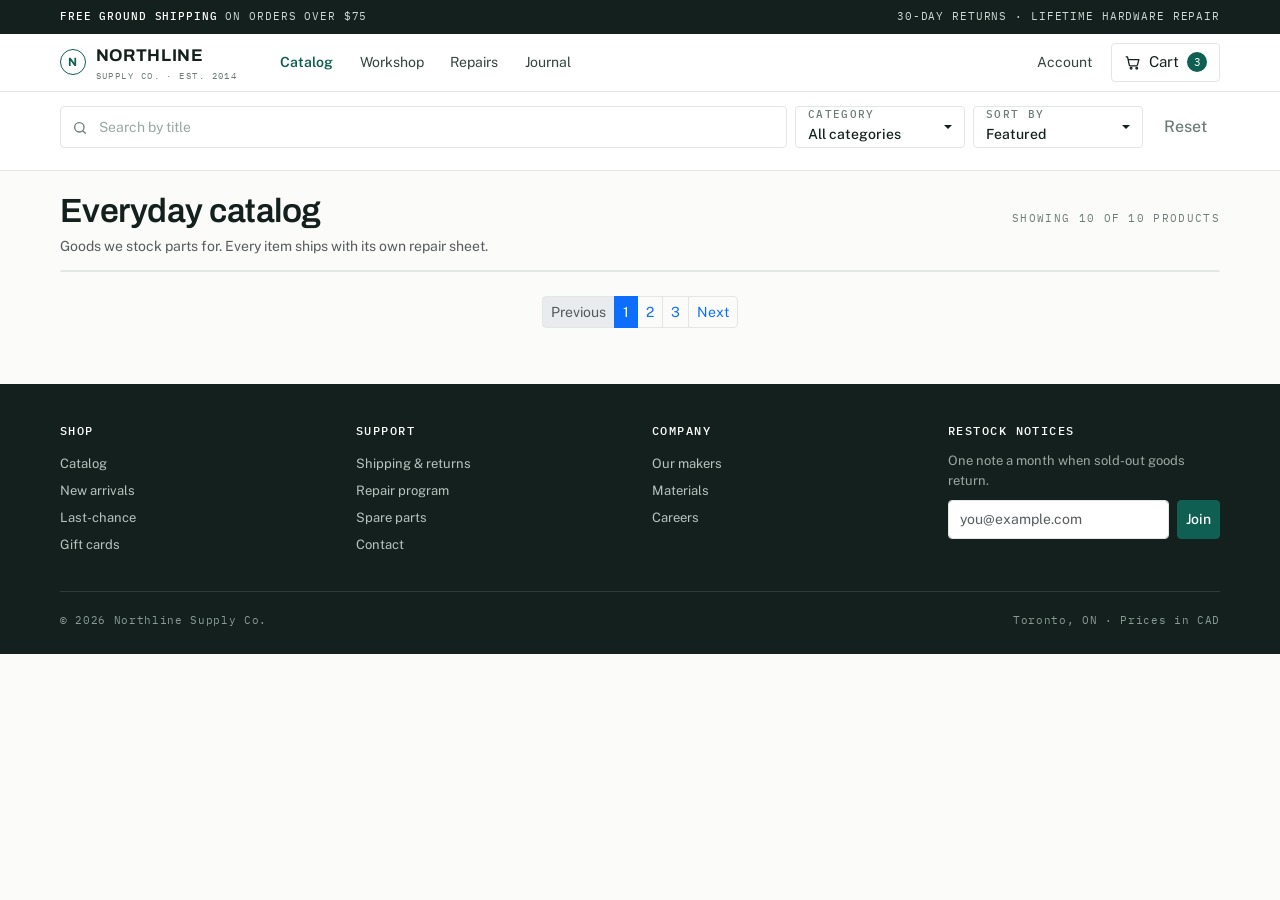
<file: index.html>
<!doctype html>
<html lang="en">
<head>
  <meta charset="utf-8">
  <meta name="viewport" content="width=device-width, initial-scale=1, viewport-fit=cover">
  <title>Northline Supply — Catalog</title>
  <meta name="description" content="Everyday carry, lighting, tools and kitchen goods built to be repaired, not replaced.">

  <link rel="preconnect" href="https://fonts.googleapis.com">
  <link rel="preconnect" href="https://fonts.gstatic.com" crossorigin>
  <link href="https://fonts.googleapis.com/css2?family=Archivo:wght@500;600;700&family=Public+Sans:wght@400;500;600&family=IBM+Plex+Mono:wght@400;500&display=swap" rel="stylesheet">
  <link href="https://cdn.jsdelivr.net/npm/bootstrap@5.3.3/dist/css/bootstrap.min.css" rel="stylesheet">
  <link href="css/styles.css" rel="stylesheet">
</head>
<body>

<!-- ============================================================
     ICON SPRITE — referenced with <use href="#i-name">
     ============================================================ -->
<svg aria-hidden="true" style="position:absolute;width:0;height:0;overflow:hidden">
  <symbol id="i-pack" viewBox="0 0 64 64">
    <path d="M20 22h24a8 8 0 0 1 8 8v20a6 6 0 0 1-6 6H18a6 6 0 0 1-6-6V30a8 8 0 0 1 8-8Z"/>
    <path d="M24 22v-5a8 8 0 0 1 16 0v5"/>
    <path d="M24 34h16v11H24z"/>
  </symbol>
  <symbol id="i-lamp" viewBox="0 0 64 64">
    <path d="M14 56h22"/><path d="M25 56V30"/><path d="M25 30 41 18"/>
    <path d="M36 10h16l4 15H32z"/>
  </symbol>
  <symbol id="i-knife" viewBox="0 0 64 64">
    <path d="M8 42c15-6 28-17 38-31l7 7c-9 14-22 25-37 31z"/>
    <path d="M6 42h18v9H11a5 5 0 0 1-5-5z"/>
  </symbol>
  <symbol id="i-brew" viewBox="0 0 64 64">
    <path d="M16 14h32l-9 18H25z"/><path d="M28 32v6"/>
    <path d="M14 42h36v6a10 10 0 0 1-10 10H24a10 10 0 0 1-10-10z"/>
  </symbol>
  <symbol id="i-shirt" viewBox="0 0 64 64">
    <path d="M25 11 12 17l4 11 6-2v25h28V26l6 2 4-11-13-6-4 5h-8z"/>
  </symbol>
  <symbol id="i-check" viewBox="0 0 24 24"><path d="m4 12 5 5L20 6"/></symbol>
</svg>

<!-- ============================================================
     ANNOUNCEMENT
     ============================================================ -->
<div class="announce">
  <div class="container-page d-flex flex-wrap justify-content-between gap-2">
    <span><strong>Free ground shipping</strong> on orders over $75</span>
    <span class="d-none d-sm-inline">30-day returns · Lifetime hardware repair</span>
  </div>
</div>

<!-- ============================================================
     HEADER
     ============================================================ -->
<header class="site-header">
  <div class="container-page d-flex align-items-center gap-3 py-2">
    <a class="brand" href="index.html">
      <span class="brand-mark">N</span>
      <span>Northline<small>Supply Co. · est. 2014</small></span>
    </a>

    <nav class="d-none d-lg-flex align-items-center gap-1 ms-3" aria-label="Departments">
      <a class="nav-link-top active" href="index.html">Catalog</a>
      <a class="nav-link-top" href="#">Workshop</a>
      <a class="nav-link-top" href="#">Repairs</a>
      <a class="nav-link-top" href="#">Journal</a>
    </nav>

    <div class="ms-auto d-flex align-items-center gap-2">
      <a class="nav-link-top d-none d-md-inline" href="#" id="accountLink">Account</a>
      <!-- JS hook: update #cartCount from cart state -->
      <a class="cart-button" href="cart.html" id="cartLink">
        <svg width="17" height="17" viewBox="0 0 24 24" fill="none" stroke="currentColor" stroke-width="1.8" stroke-linecap="round" stroke-linejoin="round" aria-hidden="true">
          <path d="M3 4h2l2.4 11.2a2 2 0 0 0 2 1.6h7.6a2 2 0 0 0 2-1.5L21 8H6"/>
          <circle cx="10" cy="20" r="1.2"/><circle cx="18" cy="20" r="1.2"/>
        </svg>
        <span class="d-none d-sm-inline">Cart</span>
        <span class="cart-count" id="cartCount">3</span>
      </a>
    </div>
  </div>
</header>

<!-- ============================================================
     TOOLBAR — search, category dropdown, sort button
     ============================================================ -->
<section class="toolbar">
  <div class="container-page">
    <form class="d-flex flex-wrap gap-2 align-items-stretch" id="filterForm" role="search" autocomplete="off">

      <!-- SEARCH -->
      <div class="search-field">
        <span class="search-icon" aria-hidden="true">
          <svg width="16" height="16" viewBox="0 0 24 24" fill="none" stroke="currentColor" stroke-width="2" stroke-linecap="round">
            <circle cx="11" cy="11" r="7"/><path d="m20 20-3.2-3.2"/>
          </svg>
        </span>
        <label class="visually-hidden" for="searchInput">Search the catalog</label>
        <input class="form-control" type="search" id="searchInput" name="q"
               placeholder="Search by title" value="">
        <button class="search-clear" type="button" id="searchClear" aria-label="Clear search" hidden>
          <svg width="14" height="14" viewBox="0 0 24 24" fill="none" stroke="currentColor" stroke-width="2.2" stroke-linecap="round"><path d="M6 6l12 12M18 6 6 18"/></svg>
        </button>
      </div>

      <!-- CATEGORY DROPDOWN -->
      <div class="dropdown">
        <button class="btn btn-ink dropdown-toggle" type="button" id="categoryDropdown"
                data-bs-toggle="dropdown" aria-expanded="false">
          <span>
            <span class="label">Category</span>
            <span class="val" id="categoryLabel">All categories</span>
          </span>
        </button>
        <ul class="dropdown-menu" aria-labelledby="categoryDropdown" id="categoryMenu">
        
        
        </ul>
        <!-- JS hook: mirror the chosen value here so the form can be read in one place -->
        <input type="hidden" name="category" id="categoryValue" value="all">
      </div>

      <!-- SORT BUTTON -->
      <div class="dropdown">
        <button class="btn btn-ink dropdown-toggle" type="button" id="sortDropdown"
                data-bs-toggle="dropdown" aria-expanded="false">
          <span>
            <span class="label">Sort by</span>
            <span class="val" id="sortLabel">Featured</span>
          </span>
        </button>
        <ul class="dropdown-menu dropdown-menu-end" aria-labelledby="sortDropdown" id="sortMenu">
          <li><button class="dropdown-item active" type="button" data-sort="featured">Featured</button></li>
          <li><button class="dropdown-item" type="button" data-sort="price-asc">Price — low to high</button></li>
          <li><button class="dropdown-item" type="button" data-sort="price-desc">Price — high to low</button></li>
        </ul>
        <input type="hidden" name="sort" id="sortValue" value="featured">
      </div>

      <button class="btn btn-quiet align-self-center" type="button" id="resetFilters">Reset</button>
    </form>

    <!-- Active filter chips — JS hook: render one .chip per active filter, then unhide.
         Chip shape: <span class="chip" data-filter="category">Lighting <button type="button" aria-label="Remove filter">&times;</button></span> -->
    <div class="d-flex flex-wrap gap-2 mt-2" id="activeFilters" hidden></div>
  </div>
</section>

<!-- ============================================================
     CATALOG
     ============================================================ -->
<main class="container-page">

  <div class="results-bar">
    <div>
      <h1 class="mb-1">Everyday catalog</h1>
      <p class="text-muted mb-0" style="font-size:.875rem">Goods we stock parts for. Every item ships with its own repair sheet.</p>
    </div>
    <p class="label mb-0">Showing <span class="num" id="resultCount">10</span> of <span class="num" id="resultTotal">10</span> products</p>
  </div>

  <!-- JS hook: clear #productGrid and render from #productCardTemplate -->
  <div class="product-grid" id="productGrid">

    
<!-- 
    <article class="product" data-id="NL-2418" data-category="bags" data-name="Meridian Field Tote" data-price="86.00" data-rating="4.6" data-stock="in">
      <div class="thumb">
        <button class="wishlist" type="button" aria-label="Save Meridian Field Tote" data-action="wishlist">
          <svg width="14" height="14" viewBox="0 0 24 24" fill="none" stroke="currentColor" stroke-width="2"><path d="M12 20s-7-4.6-7-9.4A4.1 4.1 0 0 1 12 7.8a4.1 4.1 0 0 1 7 2.8C19 15.4 12 20 12 20Z"/></svg>
        </button>
        <svg><use href="#i-pack"/></svg>
      </div>
      <p class="label mb-0">Bags &amp; Carry</p>
      <h2 class="product-title"><a href="#" data-action="view">Meridian Field Tote</a></h2>
      <p class="spec mb-0">18 oz waxed canvas · 22 L · leather handles</p>
      <p class="rating mb-0"><span class="stars">★★★★☆</span> <span class="num">4.6</span> <span>(88)</span></p>
      <p class="mb-0"><span class="price">$86.00</span></p>
      <p class="stock in mb-0">In stock — ships today</p>
      <div class="product-foot">
        <button class="btn btn-accent" type="button" data-action="add-to-cart" data-id="NL-2418">Add to cart</button>
      </div>
    </article>

    <article class="product" data-id="NL-3102" data-category="lighting" data-name="Halyard Task Lamp" data-price="164.00" data-rating="4.9" data-stock="low">
      <div class="thumb">
        <button class="wishlist" type="button" aria-label="Save Halyard Task Lamp" data-action="wishlist">
          <svg width="14" height="14" viewBox="0 0 24 24" fill="none" stroke="currentColor" stroke-width="2"><path d="M12 20s-7-4.6-7-9.4A4.1 4.1 0 0 1 12 7.8a4.1 4.1 0 0 1 7 2.8C19 15.4 12 20 12 20Z"/></svg>
        </button>
        <svg><use href="#i-lamp"/></svg>
      </div>
      <p class="label mb-0">Lighting</p>
      <h2 class="product-title"><a href="#" data-action="view">Halyard Task Lamp</a></h2>
      <p class="spec mb-0">2700K · 480 lm · stepless dimming</p>
      <p class="rating mb-0"><span class="stars">★★★★★</span> <span class="num">4.9</span> <span>(132)</span></p>
      <p class="mb-0"><span class="price">$164.00</span></p>
      <p class="stock low mb-0">Only 4 left</p>
      <div class="product-foot">
        <button class="btn btn-accent" type="button" data-action="add-to-cart" data-id="NL-3102">Add to cart</button>
      </div>
    </article>

    <article class="product" data-id="NL-3110" data-category="lighting" data-name="Ember Pocket Lantern" data-price="42.00" data-rating="4.4" data-stock="in">
      <div class="thumb">
        <span class="badge-flag sale">Save 19%</span>
        <button class="wishlist" type="button" aria-label="Save Ember Pocket Lantern" data-action="wishlist">
          <svg width="14" height="14" viewBox="0 0 24 24" fill="none" stroke="currentColor" stroke-width="2"><path d="M12 20s-7-4.6-7-9.4A4.1 4.1 0 0 1 12 7.8a4.1 4.1 0 0 1 7 2.8C19 15.4 12 20 12 20Z"/></svg>
        </button>
        <svg><use href="#i-lamp"/></svg>
      </div>
      <p class="label mb-0">Lighting</p>
      <h2 class="product-title"><a href="#" data-action="view">Ember Pocket Lantern</a></h2>
      <p class="spec mb-0">200 lm · 40 h runtime · USB-C</p>
      <p class="rating mb-0"><span class="stars">★★★★☆</span> <span class="num">4.4</span> <span>(310)</span></p>
      <p class="mb-0"><span class="price sale">$42.00</span><span class="price-was">$52.00</span></p>
      <p class="stock in mb-0">In stock — ships today</p>
      <div class="product-foot">
        <button class="btn btn-accent" type="button" data-action="add-to-cart" data-id="NL-3110">Add to cart</button>
      </div>
    </article>

    <article class="product" data-id="NL-5004" data-category="tools" data-name="Forge No.4 Pocket Knife" data-price="95.00" data-rating="4.7" data-stock="in">
      <div class="thumb">
        <button class="wishlist" type="button" aria-label="Save Forge No.4 Pocket Knife" data-action="wishlist">
          <svg width="14" height="14" viewBox="0 0 24 24" fill="none" stroke="currentColor" stroke-width="2"><path d="M12 20s-7-4.6-7-9.4A4.1 4.1 0 0 1 12 7.8a4.1 4.1 0 0 1 7 2.8C19 15.4 12 20 12 20Z"/></svg>
        </button>
        <svg><use href="#i-knife"/></svg>
      </div>
      <p class="label mb-0">Tools</p>
      <h2 class="product-title"><a href="#" data-action="view">Forge No.4 Pocket Knife</a></h2>
      <p class="spec mb-0">D2 tool steel · 72 mm blade · micarta scales</p>
      <p class="rating mb-0"><span class="stars">★★★★★</span> <span class="num">4.7</span> <span>(196)</span></p>
      <p class="mb-0"><span class="price">$95.00</span></p>
      <p class="stock in mb-0">In stock — ships today</p>
      <div class="product-foot">
        <button class="btn btn-accent" type="button" data-action="add-to-cart" data-id="NL-5004">Add to cart</button>
      </div>
    </article>

    <article class="product" data-id="NL-5121" data-category="tools" data-name="Carbon Bit Driver Set" data-price="58.00" data-rating="4.5" data-stock="in">
      <div class="thumb">
        <button class="wishlist" type="button" aria-label="Save Carbon Bit Driver Set" data-action="wishlist">
          <svg width="14" height="14" viewBox="0 0 24 24" fill="none" stroke="currentColor" stroke-width="2"><path d="M12 20s-7-4.6-7-9.4A4.1 4.1 0 0 1 12 7.8a4.1 4.1 0 0 1 7 2.8C19 15.4 12 20 12 20Z"/></svg>
        </button>
        <svg><use href="#i-knife"/></svg>
      </div>
      <p class="label mb-0">Tools</p>
      <h2 class="product-title"><a href="#" data-action="view">Carbon Bit Driver Set</a></h2>
      <p class="spec mb-0">24 bits · S2 steel · magnetic shaft</p>
      <p class="rating mb-0"><span class="stars">★★★★☆</span> <span class="num">4.5</span> <span>(74)</span></p>
      <p class="mb-0"><span class="price">$58.00</span></p>
      <p class="stock in mb-0">In stock — ships today</p>
      <div class="product-foot">
        <button class="btn btn-accent" type="button" data-action="add-to-cart" data-id="NL-5121">Add to cart</button>
      </div>
    </article>

    <article class="product" data-id="NL-6402" data-category="kitchen" data-name="Basalt Pour-Over Set" data-price="74.00" data-rating="4.6" data-stock="in">
      <div class="thumb">
        <button class="wishlist" type="button" aria-label="Save Basalt Pour-Over Set" data-action="wishlist">
          <svg width="14" height="14" viewBox="0 0 24 24" fill="none" stroke="currentColor" stroke-width="2"><path d="M12 20s-7-4.6-7-9.4A4.1 4.1 0 0 1 12 7.8a4.1 4.1 0 0 1 7 2.8C19 15.4 12 20 12 20Z"/></svg>
        </button>
        <svg><use href="#i-brew"/></svg>
      </div>
      <p class="label mb-0">Kitchen</p>
      <h2 class="product-title"><a href="#" data-action="view">Basalt Pour-Over Set</a></h2>
      <p class="spec mb-0">Matte stoneware · 600 ml · cone + carafe</p>
      <p class="rating mb-0"><span class="stars">★★★★☆</span> <span class="num">4.6</span> <span>(151)</span></p>
      <p class="mb-0"><span class="price">$74.00</span></p>
      <p class="stock in mb-0">In stock — ships today</p>
      <div class="product-foot">
        <button class="btn btn-accent" type="button" data-action="add-to-cart" data-id="NL-6402">Add to cart</button>
      </div>
    </article>

    <article class="product" data-id="NL-6510" data-category="kitchen" data-name="Copperline Kettle 1.2L" data-price="132.00" data-rating="4.8" data-stock="none">
      <div class="thumb">
        <span class="badge-flag out">Sold out</span>
        <button class="wishlist" type="button" aria-label="Save Copperline Kettle 1.2L" data-action="wishlist">
          <svg width="14" height="14" viewBox="0 0 24 24" fill="none" stroke="currentColor" stroke-width="2"><path d="M12 20s-7-4.6-7-9.4A4.1 4.1 0 0 1 12 7.8a4.1 4.1 0 0 1 7 2.8C19 15.4 12 20 12 20Z"/></svg>
        </button>
        <svg><use href="#i-brew"/></svg>
      </div>
      <p class="label mb-0">Kitchen</p>
      <h2 class="product-title"><a href="#" data-action="view">Copperline Kettle 1.2L</a></h2>
      <p class="spec mb-0">Stainless + copper base · induction-ready</p>
      <p class="rating mb-0"><span class="stars">★★★★★</span> <span class="num">4.8</span> <span>(97)</span></p>
      <p class="mb-0"><span class="price">$132.00</span></p>
      <p class="stock none mb-0">Back in stock Oct 14</p>
      <div class="product-foot">
        <button class="btn btn-ink" type="button" data-action="notify" data-id="NL-6510">Notify me</button>
      </div>
    </article>

    <article class="product" data-id="NL-7208" data-category="apparel" data-name="Shoal Merino Crew" data-price="94.00" data-rating="4.5" data-stock="low">
      <div class="thumb">
        <button class="wishlist" type="button" aria-label="Save Shoal Merino Crew" data-action="wishlist">
          <svg width="14" height="14" viewBox="0 0 24 24" fill="none" stroke="currentColor" stroke-width="2"><path d="M12 20s-7-4.6-7-9.4A4.1 4.1 0 0 1 12 7.8a4.1 4.1 0 0 1 7 2.8C19 15.4 12 20 12 20Z"/></svg>
        </button>
        <svg><use href="#i-shirt"/></svg>
      </div>
      <p class="label mb-0">Apparel</p>
      <h2 class="product-title"><a href="#" data-action="view">Shoal Merino Crew</a></h2>
      <p class="spec mb-0">18.5 micron merino · 220 gsm · S–XXL</p>
      <p class="rating mb-0"><span class="stars">★★★★☆</span> <span class="num">4.5</span> <span>(268)</span></p>
      <p class="mb-0"><span class="price">$94.00</span></p>
      <p class="stock low mb-0">Only 6 left</p>
      <div class="product-foot">
        <button class="btn btn-accent" type="button" data-action="add-to-cart" data-id="NL-7208">Add to cart</button>
      </div>
    </article>

    <article class="product" data-id="NL-7315" data-category="apparel" data-name="Drift Chore Jacket" data-price="186.00" data-rating="4.7" data-stock="in">
      <div class="thumb">
        <span class="badge-flag">Made in Ontario</span>
        <button class="wishlist" type="button" aria-label="Save Drift Chore Jacket" data-action="wishlist">
          <svg width="14" height="14" viewBox="0 0 24 24" fill="none" stroke="currentColor" stroke-width="2"><path d="M12 20s-7-4.6-7-9.4A4.1 4.1 0 0 1 12 7.8a4.1 4.1 0 0 1 7 2.8C19 15.4 12 20 12 20Z"/></svg>
        </button>
        <svg><use href="#i-shirt"/></svg>
      </div>
      <p class="label mb-0">Apparel</p>
      <h2 class="product-title"><a href="#" data-action="view">Drift Chore Jacket</a></h2>
      <p class="spec mb-0">12 oz duck cotton · triple-stitched · 4 pockets</p>
      <p class="rating mb-0"><span class="stars">★★★★★</span> <span class="num">4.7</span> <span>(59)</span></p>
      <p class="mb-0"><span class="price">$186.00</span></p>
      <p class="stock in mb-0">In stock — ships today</p>
      <div class="product-foot">
        <button class="btn btn-accent" type="button" data-action="add-to-cart" data-id="NL-7315">Add to cart</button>
      </div>
    </article> -->

  </div>

  <!-- Shown when a search or filter returns nothing. JS hook: toggle .hidden -->
  <div class="empty-state mt-3" id="emptyState" hidden>
    <h2 class="mb-2">No products match that search</h2>
    <p class="text-muted mb-3">Try a shorter term, or clear the category filter.</p>
    <button class="btn btn-ink" type="button" data-action="reset-filters">Clear all filters</button>
  </div>

  <!-- Pagination — JS hook: rebuild from page state -->
  <nav class="d-flex justify-content-center mt-4" aria-label="Catalog pages" id="pagination">
    <ul class="pagination pagination-sm mb-0">
      <li class="page-item disabled"><a class="page-link" href="#" data-page="prev">Previous</a></li>
      <li class="page-item active"><a class="page-link" href="#" data-page="1">1</a></li>
      <li class="page-item"><a class="page-link" href="#" data-page="2">2</a></li>
      <li class="page-item"><a class="page-link" href="#" data-page="3">3</a></li>
      <li class="page-item"><a class="page-link" href="#" data-page="next">Next</a></li>
    </ul>
  </nav>
</main>

<!-- ============================================================
     CARD TEMPLATE — clone this in JS to render products
     ============================================================ -->
<template id="productCardTemplate">
  <article class="product" data-id="" data-category="" data-name="" data-price="" data-rating="" data-stock="">
    <div class="thumb">
      <span class="badge-flag" data-field="flag" hidden></span>
      <button class="wishlist" type="button" data-action="wishlist" aria-label="Save product">
        <svg width="14" height="14" viewBox="0 0 24 24" fill="none" stroke="currentColor" stroke-width="2"><path d="M12 20s-7-4.6-7-9.4A4.1 4.1 0 0 1 12 7.8a4.1 4.1 0 0 1 7 2.8C19 15.4 12 20 12 20Z"/></svg>
      </button>
      <svg><use href="#i-pack" data-field="icon"/></svg>
    </div>
    <p class="label mb-0" data-field="category"></p>
    <h2 class="product-title"><a href="#" data-field="name" data-action="view"></a></h2>
    <p class="spec mb-0" data-field="spec"></p>
    <p class="rating mb-0"><span class="stars" data-field="stars"></span> <span class="num" data-field="rating"></span> <span data-field="reviews"></span></p>
    <p class="mb-0"><span class="price" data-field="price"></span><span class="price-was" data-field="compareAt" hidden></span></p>
    <p class="stock in mb-0" data-field="stock"></p>
    <div class="product-foot">
      <button class="btn btn-accent" type="button" data-action="add-to-cart">Add to cart</button>
    </div>
  </article>
</template>

<!-- ============================================================
     FOOTER
     ============================================================ -->
<footer class="site-footer">
  <div class="container-page">
    <div class="row g-4">
      <div class="col-6 col-lg-3">
        <h3>Shop</h3>
        <ul>
          <li><a href="index.html">Catalog</a></li>
          <li><a href="#">New arrivals</a></li>
          <li><a href="#">Last-chance</a></li>
          <li><a href="#">Gift cards</a></li>
        </ul>
      </div>
      <div class="col-6 col-lg-3">
        <h3>Support</h3>
        <ul>
          <li><a href="#">Shipping &amp; returns</a></li>
          <li><a href="#">Repair program</a></li>
          <li><a href="#">Spare parts</a></li>
          <li><a href="#">Contact</a></li>
        </ul>
      </div>
      <div class="col-6 col-lg-3">
        <h3>Company</h3>
        <ul>
          <li><a href="#">Our makers</a></li>
          <li><a href="#">Materials</a></li>
          <li><a href="#">Careers</a></li>
        </ul>
      </div>
      <div class="col-12 col-lg-3">
        <h3>Restock notices</h3>
        <p class="mb-2" style="color:#9aa8a3">One note a month when sold-out goods return.</p>
        <form class="d-flex gap-2" id="newsletterForm" autocomplete="off">
          <label class="visually-hidden" for="newsletterEmail">Email address</label>
          <input class="form-control form-control-sm" type="email" id="newsletterEmail" name="email" placeholder="you@example.com">
          <button class="btn btn-accent btn-sm" type="submit">Join</button>
        </form>
      </div>
    </div>
    <div class="footer-bottom d-flex flex-wrap justify-content-between gap-2">
      <span>© 2026 Northline Supply Co.</span>
      <span>Toronto, ON · Prices in CAD</span>
    </div>
  </div>
</footer>

<script src="https://cdn.jsdelivr.net/npm/bootstrap@5.3.3/dist/js/bootstrap.bundle.min.js"></script>
<script src="js/app.js"></script>
</body>
</html>
</file>
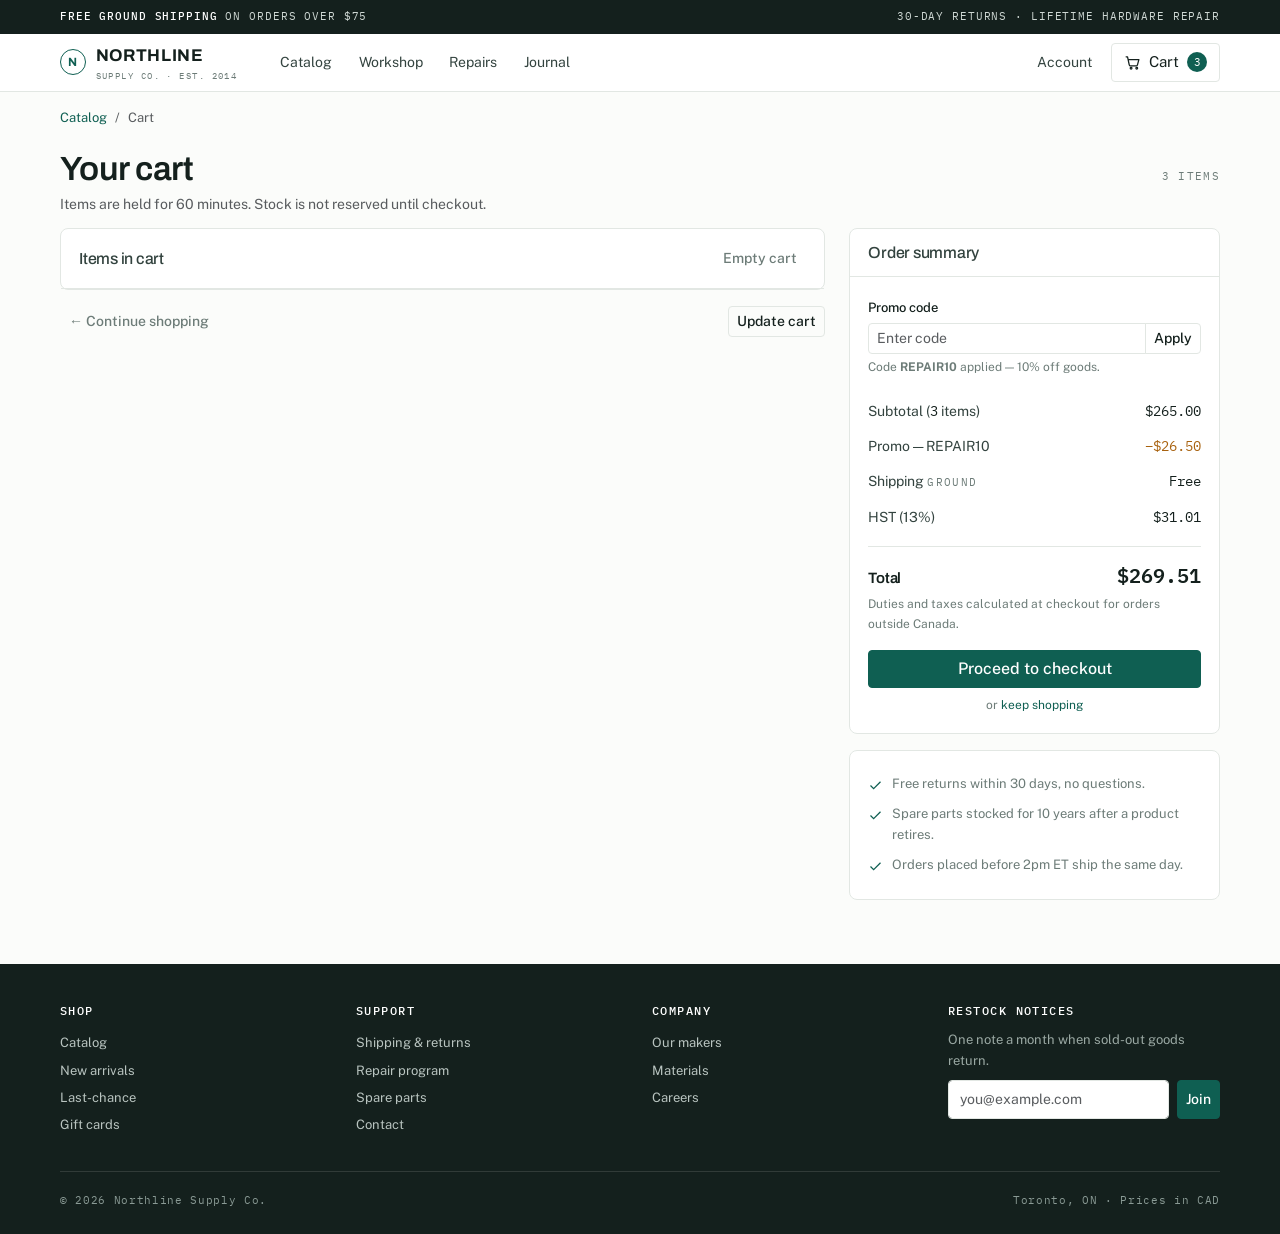
<file: cart.html>
<!doctype html>
<html lang="en">
<head>
  <meta charset="utf-8">
  <meta name="viewport" content="width=device-width, initial-scale=1, viewport-fit=cover">
  <title>Your Cart — Northline Supply</title>
  <meta name="description" content="Review the goods in your cart before checkout.">

  <link rel="preconnect" href="https://fonts.googleapis.com">
  <link rel="preconnect" href="https://fonts.gstatic.com" crossorigin>
  <link href="https://fonts.googleapis.com/css2?family=Archivo:wght@500;600;700&family=Public+Sans:wght@400;500;600&family=IBM+Plex+Mono:wght@400;500&display=swap" rel="stylesheet">
  <link href="https://cdn.jsdelivr.net/npm/bootstrap@5.3.3/dist/css/bootstrap.min.css" rel="stylesheet">
  <link href="css/styles.css" rel="stylesheet">
</head>
<body>

<svg aria-hidden="true" style="position:absolute;width:0;height:0;overflow:hidden">
  <symbol id="i-pack" viewBox="0 0 64 64">
    <path d="M20 22h24a8 8 0 0 1 8 8v20a6 6 0 0 1-6 6H18a6 6 0 0 1-6-6V30a8 8 0 0 1 8-8Z"/>
    <path d="M24 22v-5a8 8 0 0 1 16 0v5"/>
    <path d="M24 34h16v11H24z"/>
  </symbol>
  <symbol id="i-lamp" viewBox="0 0 64 64">
    <path d="M14 56h22"/><path d="M25 56V30"/><path d="M25 30 41 18"/>
    <path d="M36 10h16l4 15H32z"/>
  </symbol>
  <symbol id="i-knife" viewBox="0 0 64 64">
    <path d="M8 42c15-6 28-17 38-31l7 7c-9 14-22 25-37 31z"/>
    <path d="M6 42h18v9H11a5 5 0 0 1-5-5z"/>
  </symbol>
  <symbol id="i-brew" viewBox="0 0 64 64">
    <path d="M16 14h32l-9 18H25z"/><path d="M28 32v6"/>
    <path d="M14 42h36v6a10 10 0 0 1-10 10H24a10 10 0 0 1-10-10z"/>
  </symbol>
  <symbol id="i-shirt" viewBox="0 0 64 64">
    <path d="M25 11 12 17l4 11 6-2v25h28V26l6 2 4-11-13-6-4 5h-8z"/>
  </symbol>
  <symbol id="i-check" viewBox="0 0 24 24"><path d="m4 12 5 5L20 6"/></symbol>
</svg>

<div class="announce">
  <div class="container-page d-flex flex-wrap justify-content-between gap-2">
    <span><strong>Free ground shipping</strong> on orders over $75</span>
    <span class="d-none d-sm-inline">30-day returns · Lifetime hardware repair</span>
  </div>
</div>

<header class="site-header">
  <div class="container-page d-flex align-items-center gap-3 py-2">
    <a class="brand" href="index.html">
      <span class="brand-mark">N</span>
      <span>Northline<small>Supply Co. · est. 2014</small></span>
    </a>
    <nav class="d-none d-lg-flex align-items-center gap-1 ms-3" aria-label="Departments">
      <a class="nav-link-top" href="index.html">Catalog</a>
      <a class="nav-link-top" href="#">Workshop</a>
      <a class="nav-link-top" href="#">Repairs</a>
      <a class="nav-link-top" href="#">Journal</a>
    </nav>
    <div class="ms-auto d-flex align-items-center gap-2">
      <a class="nav-link-top d-none d-md-inline" href="#" id="accountLink">Account</a>
      <a class="cart-button" href="cart.html" id="cartLink">
        <svg width="17" height="17" viewBox="0 0 24 24" fill="none" stroke="currentColor" stroke-width="1.8" stroke-linecap="round" stroke-linejoin="round" aria-hidden="true">
          <path d="M3 4h2l2.4 11.2a2 2 0 0 0 2 1.6h7.6a2 2 0 0 0 2-1.5L21 8H6"/>
          <circle cx="10" cy="20" r="1.2"/><circle cx="18" cy="20" r="1.2"/>
        </svg>
        <span class="d-none d-sm-inline">Cart</span>
        <span class="cart-count" id="cartCount">3</span>
      </a>
    </div>
  </div>
</header>

<main class="container-page">

  <nav aria-label="Breadcrumb" class="pt-3">
    <ol class="breadcrumb mb-0" style="font-size:.8125rem">
      <li class="breadcrumb-item"><a href="index.html">Catalog</a></li>
      <li class="breadcrumb-item active" aria-current="page">Cart</li>
    </ol>
  </nav>

  <div class="results-bar">
    <div>
      <h1 class="mb-1">Your cart</h1>
      <p class="text-muted mb-0" style="font-size:.875rem">Items are held for 60 minutes. Stock is not reserved until checkout.</p>
    </div>
    <p class="label mb-0"><span class="num" id="cartItemCount">3</span> items</p>
  </div>

  <div class="row g-4 pb-2">

    <!-- ============ LINE ITEMS ============ -->
    <div class="col-lg-8">
      <div class="panel">
        <div class="panel-head">
          <h2 class="h6 mb-0">Items in cart</h2>
          <button class="btn btn-quiet btn-sm" type="button" id="clearCart">Empty cart</button>
        </div>

        <!-- JS hook: render one .cart-line per item into #cartLines -->
        <div id="cartLines" >

        

        </div>
      </div>

      <!-- Empty cart state — JS hook: toggle .hidden against #cartLines -->
      <div class="empty-state mt-3" id="cartEmpty" hidden>
        <h2 class="mb-2">Your cart is empty</h2>
        <p class="text-muted mb-3">Nothing here yet. The catalog is a good place to start.</p>
        <a class="btn btn-accent" href="index.html">Browse the catalog</a>
      </div>

      <div class="d-flex justify-content-between align-items-center mt-3">
        <a class="btn btn-quiet btn-sm" href="index.html">&larr; Continue shopping</a>
        <button class="btn btn-ink btn-sm" type="button" id="updateCart">Update cart</button>
      </div>

    
    </div>

    <!-- ============ ORDER SUMMARY ============ -->
    <div class="col-lg-4">
      <aside class="summary">
        <div class="panel">
          <div class="panel-head"><h2 class="h6 mb-0">Order summary</h2></div>
          <div class="panel-body">

            <!-- Promo code -->
            <form class="mb-3" id="promoForm" autocomplete="off">
              <label class="form-label" for="promoCode">Promo code</label>
              <div class="input-group input-group-sm">
                <input class="form-control" type="text" id="promoCode" name="promo" placeholder="Enter code">
                <button class="btn btn-ink" type="submit" id="applyPromo">Apply</button>
              </div>
              <p class="form-text mb-0" id="promoMessage">Code <strong>REPAIR10</strong> applied — 10% off goods.</p>
            </form>

            <div class="summary-row">
              <span>Subtotal (<span class="num" id="summaryCount">3</span> items)</span>
              <span class="num" id="summarySubtotal">$265.00</span>
            </div>
            <div class="summary-row" id="summaryDiscountRow">
              <span>Promo — REPAIR10</span>
              <span class="num" id="summaryDiscount" style="color:var(--saffron)">−$26.50</span>
            </div>
            <div class="summary-row">
              <span>Shipping <span class="label">Ground</span></span>
              <span class="num" id="summaryShipping">Free</span>
            </div>
            <div class="summary-row">
              <span>HST (13%)</span>
              <span class="num" id="summaryTax">$31.01</span>
            </div>
            <div class="summary-total">
              <span class="display-face">Total</span>
              <span class="num" id="summaryTotal">$269.51</span>
            </div>
            <p class="form-text mt-1 mb-3">Duties and taxes calculated at checkout for orders outside Canada.</p>

            <a class="btn btn-accent w-100" href="checkout.html" id="checkoutButton">Proceed to checkout</a>
            <p class="text-center form-text mt-2 mb-0">or <a href="index.html">keep shopping</a></p>
          </div>
        </div>

        <div class="panel mt-3">
          <div class="panel-body">
            <ul class="trust-list">
              <li><svg><use href="#i-check"/></svg><span>Free returns within 30 days, no questions.</span></li>
              <li><svg><use href="#i-check"/></svg><span>Spare parts stocked for 10 years after a product retires.</span></li>
              <li><svg><use href="#i-check"/></svg><span>Orders placed before 2pm ET ship the same day.</span></li>
            </ul>
          </div>
        </div>
      </aside>
    </div>
  </div>
</main>

<!-- ============================================================
     CART LINE TEMPLATE — clone this in JS to render cart items
     ============================================================ -->
<template id="cartLineTemplate">
  <div class="cart-line" data-id="" data-price="">
    <div class="thumb"><svg><use href="#i-pack" data-field="icon"/></svg></div>
    <div>
      <p class="label mb-1" data-field="meta"></p>
      <h3 class="product-title mb-1"><a href="#" data-field="name"></a></h3>
      <p class="spec mb-2" data-field="variant"></p>
      <div class="d-flex flex-wrap align-items-center gap-3">
        <div class="qty" role="group">
          <button type="button" data-action="decrement" aria-label="Decrease quantity">−</button>
          <input type="number" value="1" min="1" max="10" inputmode="numeric" data-action="qty" aria-label="Quantity">
          <button type="button" data-action="increment" aria-label="Increase quantity">+</button>
        </div>
        <div class="line-actions">
          <button type="button" data-action="save-for-later">Save for later</button>
          <button type="button" data-action="remove">Remove</button>
        </div>
      </div>
      <p class="stock in mb-0 mt-2" data-field="stock"></p>
    </div>
    <div class="line-total text-end">
      <p class="price mb-0" data-field="lineTotal"></p>
      <p class="spec mb-0" data-field="unitPrice"></p>
    </div>
  </div>
</template>

<footer class="site-footer">
  <div class="container-page">
    <div class="row g-4">
      <div class="col-6 col-lg-3">
        <h3>Shop</h3>
        <ul>
          <li><a href="index.html">Catalog</a></li>
          <li><a href="#">New arrivals</a></li>
          <li><a href="#">Last-chance</a></li>
          <li><a href="#">Gift cards</a></li>
        </ul>
      </div>
      <div class="col-6 col-lg-3">
        <h3>Support</h3>
        <ul>
          <li><a href="#">Shipping &amp; returns</a></li>
          <li><a href="#">Repair program</a></li>
          <li><a href="#">Spare parts</a></li>
          <li><a href="#">Contact</a></li>
        </ul>
      </div>
      <div class="col-6 col-lg-3">
        <h3>Company</h3>
        <ul>
          <li><a href="#">Our makers</a></li>
          <li><a href="#">Materials</a></li>
          <li><a href="#">Careers</a></li>
        </ul>
      </div>
      <div class="col-12 col-lg-3">
        <h3>Restock notices</h3>
        <p class="mb-2" style="color:#9aa8a3">One note a month when sold-out goods return.</p>
        <form class="d-flex gap-2" id="newsletterForm" autocomplete="off">
          <label class="visually-hidden" for="newsletterEmail">Email address</label>
          <input class="form-control form-control-sm" type="email" id="newsletterEmail" name="email" placeholder="you@example.com">
          <button class="btn btn-accent btn-sm" type="submit">Join</button>
        </form>
      </div>
    </div>
    <div class="footer-bottom d-flex flex-wrap justify-content-between gap-2">
      <span>© 2026 Northline Supply Co.</span>
      <span>Toronto, ON · Prices in CAD</span>
    </div>
  </div>
</footer>

<script src="https://cdn.jsdelivr.net/npm/bootstrap@5.3.3/dist/js/bootstrap.bundle.min.js"></script>
<script src="js/cart.js"></script>
</body>
</html>
</file>
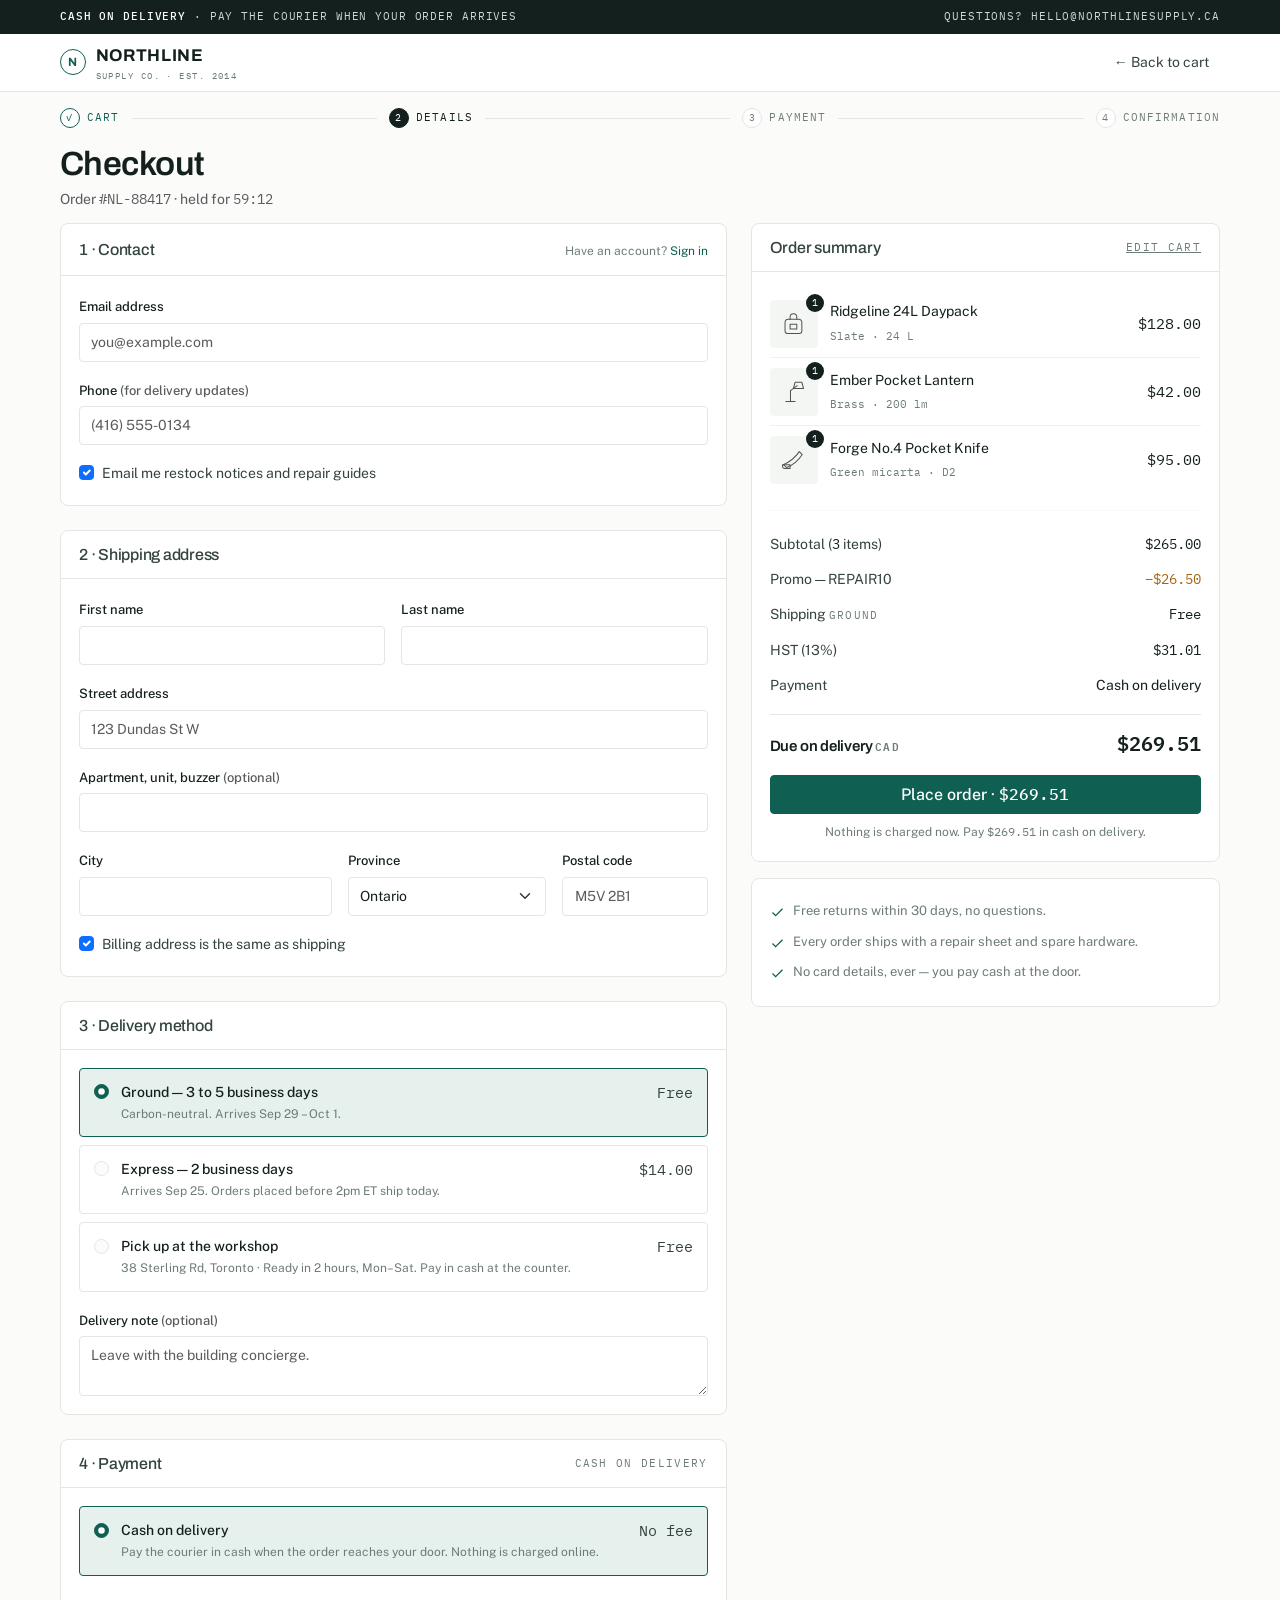
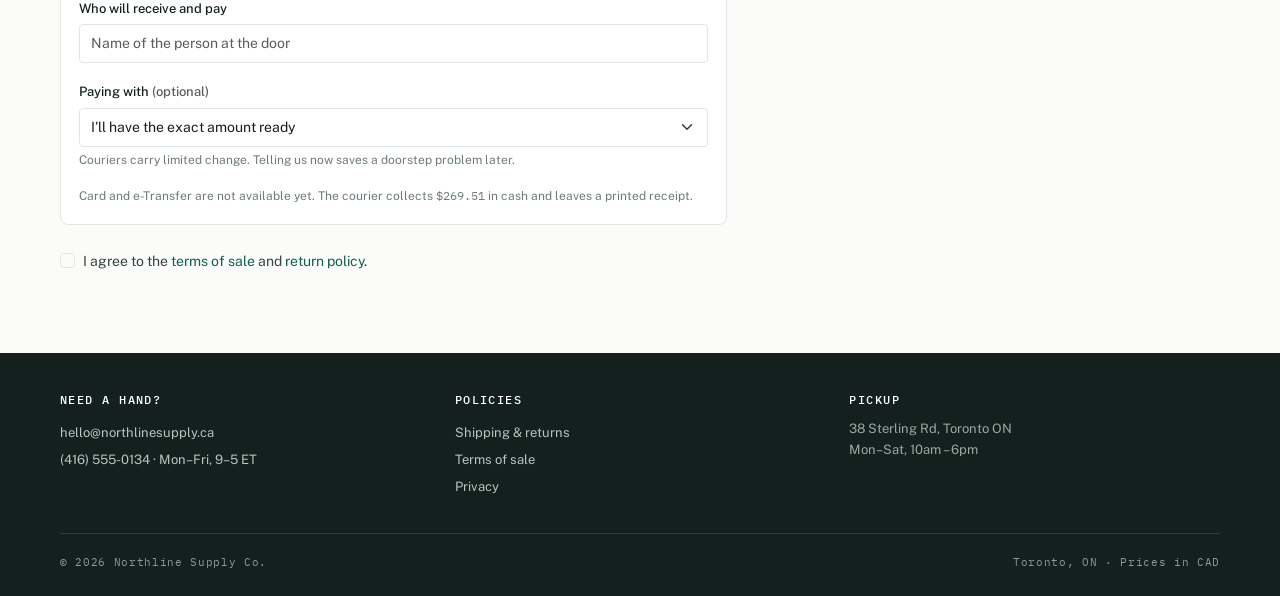
<file: checkout.html>
<!doctype html>
<html lang="en">
<head>
  <meta charset="utf-8">
  <meta name="viewport" content="width=device-width, initial-scale=1, viewport-fit=cover">
  <title>Checkout — Northline Supply</title>
  <meta name="description" content="Contact, delivery and cash-on-delivery details for your Northline Supply order.">

  <link rel="preconnect" href="https://fonts.googleapis.com">
  <link rel="preconnect" href="https://fonts.gstatic.com" crossorigin>
  <link href="https://fonts.googleapis.com/css2?family=Archivo:wght@500;600;700&family=Public+Sans:wght@400;500;600&family=IBM+Plex+Mono:wght@400;500&display=swap" rel="stylesheet">
  <link href="https://cdn.jsdelivr.net/npm/bootstrap@5.3.3/dist/css/bootstrap.min.css" rel="stylesheet">
  <link href="css/styles.css" rel="stylesheet">
</head>
<body>

<svg aria-hidden="true" style="position:absolute;width:0;height:0;overflow:hidden">
  <symbol id="i-pack" viewBox="0 0 64 64">
    <path d="M20 22h24a8 8 0 0 1 8 8v20a6 6 0 0 1-6 6H18a6 6 0 0 1-6-6V30a8 8 0 0 1 8-8Z"/>
    <path d="M24 22v-5a8 8 0 0 1 16 0v5"/>
    <path d="M24 34h16v11H24z"/>
  </symbol>
  <symbol id="i-lamp" viewBox="0 0 64 64">
    <path d="M14 56h22"/><path d="M25 56V30"/><path d="M25 30 41 18"/>
    <path d="M36 10h16l4 15H32z"/>
  </symbol>
  <symbol id="i-knife" viewBox="0 0 64 64">
    <path d="M8 42c15-6 28-17 38-31l7 7c-9 14-22 25-37 31z"/>
    <path d="M6 42h18v9H11a5 5 0 0 1-5-5z"/>
  </symbol>
  <symbol id="i-brew" viewBox="0 0 64 64">
    <path d="M16 14h32l-9 18H25z"/><path d="M28 32v6"/>
    <path d="M14 42h36v6a10 10 0 0 1-10 10H24a10 10 0 0 1-10-10z"/>
  </symbol>
  <symbol id="i-shirt" viewBox="0 0 64 64">
    <path d="M25 11 12 17l4 11 6-2v25h28V26l6 2 4-11-13-6-4 5h-8z"/>
  </symbol>
  <symbol id="i-check" viewBox="0 0 24 24"><path d="m4 12 5 5L20 6"/></symbol>
</svg>

<div class="announce">
  <div class="container-page d-flex flex-wrap justify-content-between gap-2">
    <span><strong>Cash on delivery</strong> · Pay the courier when your order arrives</span>
    <span class="d-none d-sm-inline">Questions? hello@northlinesupply.ca</span>
  </div>
</div>

<header class="site-header">
  <div class="container-page d-flex align-items-center gap-3 py-2">
    <a class="brand" href="index.html">
      <span class="brand-mark">N</span>
      <span>Northline<small>Supply Co. · est. 2014</small></span>
    </a>
    <div class="ms-auto d-flex align-items-center gap-2">
      <a class="nav-link-top" href="cart.html">&larr; Back to cart</a>
    </div>
  </div>
</header>

<main class="container-page">

  <!-- Progress through checkout — JS hook: move .current / .done as steps complete -->
  <ol class="steps list-unstyled mb-0">
    <li class="step done"><i aria-hidden="true">✓</i> Cart</li>
    <li class="sep" aria-hidden="true"></li>
    <li class="step current" aria-current="step"><i aria-hidden="true">2</i> Details</li>
    <li class="sep" aria-hidden="true"></li>
    <li class="step"><i aria-hidden="true">3</i> Payment</li>
    <li class="sep" aria-hidden="true"></li>
    <li class="step"><i aria-hidden="true">4</i> Confirmation</li>
  </ol>

  <div class="results-bar pt-0">
    <div>
      <h1 class="mb-1">Checkout</h1>
      <p class="text-muted mb-0" style="font-size:.875rem">Order <span class="num">#NL-88417</span> · held for <span class="num" id="holdTimer">59:12</span></p>
    </div>
  </div>

  <!-- JS hook: validate on submit, then post the form -->
  <form class="row g-4 pb-2 needs-validation" id="checkoutForm" novalidate autocomplete="on">

    <div class="col-lg-7">

      <!-- ============ 1. CONTACT ============ -->
      <section class="panel mb-4">
        <div class="panel-head">
          <h2 class="h6 mb-0">1 · Contact</h2>
          <span class="form-text mb-0">Have an account? <a href="#" id="signInLink">Sign in</a></span>
        </div>
        <div class="panel-body">
          <div class="row g-3">
            <div class="col-12">
              <label class="form-label" for="email">Email address</label>
              <input class="form-control" type="email" id="email" name="email" placeholder="you@example.com" required>
              <div class="invalid-feedback">Enter an email we can send the receipt to.</div>
            </div>
            <div class="col-12">
              <label class="form-label" for="phone">Phone <span class="text-muted">(for delivery updates)</span></label>
              <input class="form-control" type="tel" id="phone" name="phone" placeholder="(416) 555-0134">
            </div>
            <div class="col-12">
              <div class="form-check">
                <input class="form-check-input" type="checkbox" id="emailOptIn" name="emailOptIn" checked>
                <label class="form-check-label" for="emailOptIn" style="font-size:.875rem">Email me restock notices and repair guides</label>
              </div>
            </div>
          </div>
        </div>
      </section>

      <!-- ============ 2. SHIPPING ADDRESS ============ -->
      <section class="panel mb-4">
        <div class="panel-head"><h2 class="h6 mb-0">2 · Shipping address</h2></div>
        <div class="panel-body">
          <div class="row g-3">
            <div class="col-sm-6">
              <label class="form-label" for="firstName">First name</label>
              <input class="form-control" type="text" id="firstName" name="firstName" autocomplete="given-name" required>
              <div class="invalid-feedback">First name is required.</div>
            </div>
            <div class="col-sm-6">
              <label class="form-label" for="lastName">Last name</label>
              <input class="form-control" type="text" id="lastName" name="lastName" autocomplete="family-name" required>
              <div class="invalid-feedback">Last name is required.</div>
            </div>
            <div class="col-12">
              <label class="form-label" for="address1">Street address</label>
              <input class="form-control" type="text" id="address1" name="address1" autocomplete="address-line1" placeholder="123 Dundas St W" required>
              <div class="invalid-feedback">We need a street address to ship to.</div>
            </div>
            <div class="col-12">
              <label class="form-label" for="address2">Apartment, unit, buzzer <span class="text-muted">(optional)</span></label>
              <input class="form-control" type="text" id="address2" name="address2" autocomplete="address-line2">
            </div>
            <div class="col-sm-5">
              <label class="form-label" for="city">City</label>
              <input class="form-control" type="text" id="city" name="city" autocomplete="address-level2" required>
              <div class="invalid-feedback">City is required.</div>
            </div>
            <div class="col-sm-4">
              <label class="form-label" for="province">Province</label>
              <select class="form-select" id="province" name="province" autocomplete="address-level1" required>
                <option value="">Choose…</option>
                <option value="AB">Alberta</option>
                <option value="BC">British Columbia</option>
                <option value="MB">Manitoba</option>
                <option value="NB">New Brunswick</option>
                <option value="NL">Newfoundland and Labrador</option>
                <option value="NS">Nova Scotia</option>
                <option value="ON" selected>Ontario</option>
                <option value="PE">Prince Edward Island</option>
                <option value="QC">Quebec</option>
                <option value="SK">Saskatchewan</option>
              </select>
              <div class="invalid-feedback">Select a province.</div>
            </div>
            <div class="col-sm-3">
              <label class="form-label" for="postal">Postal code</label>
              <input class="form-control" type="text" id="postal" name="postal" autocomplete="postal-code" placeholder="M5V 2B1" required>
              <div class="invalid-feedback">Check the postal code.</div>
            </div>
            <div class="col-12">
              <div class="form-check">
                <input class="form-check-input" type="checkbox" id="sameAsBilling" name="sameAsBilling" checked>
                <label class="form-check-label" for="sameAsBilling" style="font-size:.875rem">Billing address is the same as shipping</label>
              </div>
            </div>
          </div>
        </div>
      </section>

      <!-- ============ 3. DELIVERY METHOD ============ -->
      <section class="panel mb-4">
        <div class="panel-head"><h2 class="h6 mb-0">3 · Delivery method</h2></div>
        <div class="panel-body">
          <!-- JS hook: on change, update #summaryShipping, #summaryTax and #summaryTotal -->
          <label class="option-card" for="shipGround">
            <input class="form-check-input" type="radio" name="shipping" id="shipGround" value="ground" data-cost="0" checked>
            <span class="flex-grow-1">
              <span class="d-flex justify-content-between gap-2">
                <span class="opt-title">Ground — 3 to 5 business days</span>
                <span class="num">Free</span>
              </span>
              <span class="opt-note d-block">Carbon-neutral. Arrives Sep 29 – Oct 1.</span>
            </span>
          </label>

          <label class="option-card" for="shipExpress">
            <input class="form-check-input" type="radio" name="shipping" id="shipExpress" value="express" data-cost="14.00">
            <span class="flex-grow-1">
              <span class="d-flex justify-content-between gap-2">
                <span class="opt-title">Express — 2 business days</span>
                <span class="num">$14.00</span>
              </span>
              <span class="opt-note d-block">Arrives Sep 25. Orders placed before 2pm ET ship today.</span>
            </span>
          </label>

          <label class="option-card" for="shipPickup">
            <input class="form-check-input" type="radio" name="shipping" id="shipPickup" value="pickup" data-cost="0">
            <span class="flex-grow-1">
              <span class="d-flex justify-content-between gap-2">
                <span class="opt-title">Pick up at the workshop</span>
                <span class="num">Free</span>
              </span>
              <span class="opt-note d-block">38 Sterling Rd, Toronto · Ready in 2 hours, Mon–Sat. Pay in cash at the counter.</span>
            </span>
          </label>

          <div class="mt-3">
            <label class="form-label" for="deliveryNote">Delivery note <span class="text-muted">(optional)</span></label>
            <textarea class="form-control" id="deliveryNote" name="deliveryNote" rows="2" placeholder="Leave with the building concierge."></textarea>
          </div>
        </div>
      </section>

      <!-- ============ 4. PAYMENT ============ -->
      <section class="panel mb-4">
        <div class="panel-head">
          <h2 class="h6 mb-0">4 · Payment</h2>
          <span class="label">Cash on delivery</span>
        </div>
        <div class="panel-body">

          <!-- Only method available for now. Added methods go here as more
               .option-card blocks sharing name="payment". -->
          <label class="option-card" for="payCod">
            <input class="form-check-input" type="radio" name="payment" id="payCod" value="cod" checked required>
            <span class="flex-grow-1">
              <span class="d-flex justify-content-between gap-2">
                <span class="opt-title">Cash on delivery</span>
                <span class="num">No fee</span>
              </span>
              <span class="opt-note d-block">Pay the courier in cash when the order reaches your door. Nothing is charged online.</span>
            </span>
          </label>

          <div class="row g-3 mt-1" id="codFields">
            <div class="col-12">
              <label class="form-label" for="codName">Who will receive and pay</label>
              <input class="form-control" type="text" id="codName" name="codName" autocomplete="name" placeholder="Name of the person at the door" required>
              <div class="invalid-feedback">Tell us who the courier should ask for.</div>
            </div>
            <div class="col-12">
              <label class="form-label" for="codChange">Paying with <span class="text-muted">(optional)</span></label>
              <select class="form-select" id="codChange" name="codChange">
                <option value="exact" selected>I&rsquo;ll have the exact amount ready</option>
                <option value="100">Need change for $100</option>
                <option value="50">Need change for $50</option>
                <option value="20">Need change for $20</option>
              </select>
              <p class="form-text mb-0">Couriers carry limited change. Telling us now saves a doorstep problem later.</p>
            </div>
          </div>

          <p class="form-text mt-3 mb-0">
            Card and e-Transfer are not available yet. The courier collects
            <span class="num" id="codAmount">$269.51</span> in cash and leaves a printed receipt.
          </p>
        </div>
      </section>

      <div class="form-check mb-3">
        <input class="form-check-input" type="checkbox" id="acceptTerms" name="acceptTerms" required>
        <label class="form-check-label" for="acceptTerms" style="font-size:.875rem">
          I agree to the <a href="#">terms of sale</a> and <a href="#">return policy</a>.
        </label>
        <div class="invalid-feedback">Please accept the terms before placing the order.</div>
      </div>

      <button class="btn btn-accent btn-lg w-100 d-lg-none" type="submit" id="placeOrderMobile">Place order · <span class="num">$269.51</span></button>
    </div>

    <!-- ============ ORDER SUMMARY ============ -->
    <div class="col-lg-5">
      <aside class="summary">
        <div class="panel">
          <div class="panel-head">
            <h2 class="h6 mb-0">Order summary</h2>
            <a class="label" href="cart.html" style="text-decoration:underline">Edit cart</a>
          </div>
          <div class="panel-body">

            <!-- JS hook: render one .mini-line per cart item -->
            <div id="summaryItems">
              <div class="mini-line" data-id="NL-2401">
                <span class="mini-thumb"><svg><use href="#i-pack"/></svg><span class="q num">1</span></span>
                <span class="flex-grow-1">
                  <span class="d-block" style="font-size:.875rem;color:var(--ink)">Ridgeline 24L Daypack</span>
                  <span class="spec">Slate · 24 L</span>
                </span>
                <span class="num" style="color:var(--ink)">$128.00</span>
              </div>
              <div class="mini-line" data-id="NL-3110">
                <span class="mini-thumb"><svg><use href="#i-lamp"/></svg><span class="q num">1</span></span>
                <span class="flex-grow-1">
                  <span class="d-block" style="font-size:.875rem;color:var(--ink)">Ember Pocket Lantern</span>
                  <span class="spec">Brass · 200 lm</span>
                </span>
                <span class="num" style="color:var(--ink)">$42.00</span>
              </div>
              <div class="mini-line" data-id="NL-5004">
                <span class="mini-thumb"><svg><use href="#i-knife"/></svg><span class="q num">1</span></span>
                <span class="flex-grow-1">
                  <span class="d-block" style="font-size:.875rem;color:var(--ink)">Forge No.4 Pocket Knife</span>
                  <span class="spec">Green micarta · D2</span>
                </span>
                <span class="num" style="color:var(--ink)">$95.00</span>
              </div>
            </div>

            <hr style="border-color:var(--line)">

            <div class="summary-row">
              <span>Subtotal (<span class="num" id="summaryCount">3</span> items)</span>
              <span class="num" id="summarySubtotal">$265.00</span>
            </div>
            <div class="summary-row">
              <span>Promo — REPAIR10</span>
              <span class="num" id="summaryDiscount" style="color:var(--saffron)">−$26.50</span>
            </div>
            <div class="summary-row">
              <span>Shipping <span class="label" id="summaryShipLabel">Ground</span></span>
              <span class="num" id="summaryShipping">Free</span>
            </div>
            <div class="summary-row">
              <span>HST (13%)</span>
              <span class="num" id="summaryTax">$31.01</span>
            </div>
            <div class="summary-row">
              <span>Payment</span>
              <span id="summaryPayment" style="color:var(--ink)">Cash on delivery</span>
            </div>
            <div class="summary-total">
              <span class="display-face">Due on delivery <span class="label">CAD</span></span>
              <span class="num" id="summaryTotal">$269.51</span>
            </div>

            <button class="btn btn-accent w-100 mt-3 d-none d-lg-block" type="submit" id="placeOrder">
              Place order · <span class="num">$269.51</span>
            </button>
            <p class="form-text text-center mt-2 mb-0">Nothing is charged now. Pay <span class="num">$269.51</span> in cash on delivery.</p>
          </div>
        </div>

        <div class="panel mt-3">
          <div class="panel-body">
            <ul class="trust-list">
              <li><svg><use href="#i-check"/></svg><span>Free returns within 30 days, no questions.</span></li>
              <li><svg><use href="#i-check"/></svg><span>Every order ships with a repair sheet and spare hardware.</span></li>
              <li><svg><use href="#i-check"/></svg><span>No card details, ever — you pay cash at the door.</span></li>
            </ul>
          </div>
        </div>
      </aside>
    </div>
  </form>
</main>

<footer class="site-footer">
  <div class="container-page">
    <div class="row g-4">
      <div class="col-6 col-lg-4">
        <h3>Need a hand?</h3>
        <ul>
          <li><a href="#">hello@northlinesupply.ca</a></li>
          <li><a href="#">(416) 555-0134 · Mon–Fri, 9–5 ET</a></li>
        </ul>
      </div>
      <div class="col-6 col-lg-4">
        <h3>Policies</h3>
        <ul>
          <li><a href="#">Shipping &amp; returns</a></li>
          <li><a href="#">Terms of sale</a></li>
          <li><a href="#">Privacy</a></li>
        </ul>
      </div>
      <div class="col-12 col-lg-4">
        <h3>Pickup</h3>
        <p class="mb-0" style="color:#9aa8a3">38 Sterling Rd, Toronto ON<br>Mon–Sat, 10am – 6pm</p>
      </div>
    </div>
    <div class="footer-bottom d-flex flex-wrap justify-content-between gap-2">
      <span>© 2026 Northline Supply Co.</span>
      <span>Toronto, ON · Prices in CAD</span>
    </div>
  </div>
</footer>

<script src="https://cdn.jsdelivr.net/npm/bootstrap@5.3.3/dist/js/bootstrap.bundle.min.js"></script>
<script src="js/app.js"></script>
</body>
</html>
</file>
<file: css/styles.css>
/* ============================================================
   Northline Supply — catalog theme
   Design tokens first; every component reads from them.
   ============================================================ */

:root {
  /* Neutrals carry a faint green cast so they sit with the teal accent */
  --ink:        #14201d;
  --ink-soft:   #33433f;
  --muted:      #6d7c78;
  --line:       #e2e7e3;
  --line-soft:  #eef1ee;
  --paper:      #fbfcfa;
  --surface:    #ffffff;
  --surface-2:  #f4f6f3;

  --accent:     #0f5f52;
  --accent-dk:  #0a463c;
  --accent-tint:#e6f0ed;

  --saffron:    #a8620f;   /* prices on sale, low-stock warnings */
  --good:       #2f7a3e;
  --danger:     #a22c2c;

  --radius:     4px;
  --radius-lg:  8px;
  --gutter:     1.25rem;

  --font-display: "Archivo", "Helvetica Neue", Arial, sans-serif;
  --font-body:    "Public Sans", "Helvetica Neue", Arial, sans-serif;
  --font-mono:    "IBM Plex Mono", ui-monospace, "SFMono-Regular", Menlo, monospace;

  /* Bootstrap overrides */
  --bs-body-bg: var(--paper);
  --bs-body-color: var(--ink-soft);
  --bs-body-font-family: var(--font-body);
  --bs-border-color: var(--line);
  --bs-link-color-rgb: 15, 95, 82;
  --bs-link-hover-color: var(--accent-dk);
  --bs-focus-ring-color: rgba(15, 95, 82, .3);
}

/* ---------- base ---------- */

body {
  background: var(--paper);
  color: var(--ink-soft);
  font-family: var(--font-body);
  font-size: 0.9375rem;
  line-height: 1.6;
  -webkit-font-smoothing: antialiased;
}

h1, h2, h3, h4, h5, h6, .display-face {
  font-family: var(--font-display);
  color: var(--ink);
  font-weight: 600;
  letter-spacing: -0.015em;
  text-wrap: balance;
}

h1 { font-size: clamp(1.6rem, 4vw, 2.1rem); }
h2 { font-size: 1.25rem; }
h3 { font-size: 1rem; }

a { text-decoration: none; }
a:hover { text-decoration: underline; }

:focus-visible {
  outline: 2px solid var(--accent);
  outline-offset: 2px;
  border-radius: 2px;
}

.container-page {
  max-width: 1200px;
  margin-inline: auto;
  padding-inline: var(--gutter);
}

/* Small uppercase labels used for categories, section eyebrows, table heads */
.label {
  font-family: var(--font-mono);
  font-size: 0.6875rem;
  letter-spacing: 0.12em;
  text-transform: uppercase;
  color: var(--muted);
}

.num { font-family: var(--font-mono); font-variant-numeric: tabular-nums; }

/* ---------- buttons ---------- */

.btn { --bs-btn-border-radius: var(--radius); font-weight: 500; }

.btn-accent {
  --bs-btn-color: #fff;
  --bs-btn-bg: var(--accent);
  --bs-btn-border-color: var(--accent);
  --bs-btn-hover-color: #fff;
  --bs-btn-hover-bg: var(--accent-dk);
  --bs-btn-hover-border-color: var(--accent-dk);
  --bs-btn-active-bg: var(--accent-dk);
  --bs-btn-active-border-color: var(--accent-dk);
  --bs-btn-disabled-bg: var(--accent);
  --bs-btn-disabled-border-color: var(--accent);
}

.btn-ink {
  --bs-btn-color: var(--ink);
  --bs-btn-bg: transparent;
  --bs-btn-border-color: var(--line);
  --bs-btn-hover-color: var(--ink);
  --bs-btn-hover-bg: var(--surface-2);
  --bs-btn-hover-border-color: #d3dad5;
  --bs-btn-active-bg: var(--surface-2);
  --bs-btn-active-border-color: #d3dad5;
}

.btn-quiet {
  --bs-btn-color: var(--muted);
  --bs-btn-bg: transparent;
  --bs-btn-border-color: transparent;
  --bs-btn-hover-color: var(--ink);
  --bs-btn-hover-bg: var(--surface-2);
  --bs-btn-hover-border-color: transparent;
}

/* ---------- announcement + header ---------- */

.announce {
  background: var(--ink);
  color: #cfd8d4;
  font-family: var(--font-mono);
  font-size: 0.6875rem;
  letter-spacing: 0.08em;
  text-transform: uppercase;
  padding-block: 0.5rem;
}
.announce strong { color: #fff; font-weight: 500; }

.site-header {
  background: var(--surface);
  border-bottom: 1px solid var(--line);
  position: sticky;
  top: 0;
  z-index: 1030;
}

.brand {
  display: inline-flex;
  align-items: center;
  gap: 0.6rem;
  font-family: var(--font-display);
  font-weight: 700;
  font-size: 1.0625rem;
  letter-spacing: 0.04em;
  text-transform: uppercase;
  color: var(--ink);
}
.brand:hover { text-decoration: none; color: var(--accent); }
.brand-mark {
  width: 26px; height: 26px;
  border: 1.5px solid var(--accent);
  color: var(--accent);
  display: grid; place-items: center;
  border-radius: 50%;
  font-size: 0.75rem;
  font-weight: 700;
}
.brand small {
  display: block;
  font-family: var(--font-mono);
  font-size: 0.5625rem;
  letter-spacing: 0.16em;
  color: var(--muted);
  font-weight: 400;
}

.nav-link-top {
  color: var(--ink-soft);
  font-size: 0.875rem;
  padding: 0.35rem 0.7rem;
  border-radius: var(--radius);
}
.nav-link-top:hover { background: var(--surface-2); color: var(--ink); text-decoration: none; }
.nav-link-top.active { color: var(--accent); font-weight: 600; }

.cart-button {
  position: relative;
  display: inline-flex;
  align-items: center;
  gap: 0.5rem;
  border: 1px solid var(--line);
  border-radius: var(--radius);
  padding: 0.4rem 0.75rem;
  color: var(--ink);
  background: var(--surface);
}
.cart-button:hover { background: var(--surface-2); text-decoration: none; }
.cart-count {
  font-family: var(--font-mono);
  font-size: 0.6875rem;
  background: var(--accent);
  color: #fff;
  border-radius: 999px;
  min-width: 1.25rem;
  padding: 0 0.3rem;
  text-align: center;
  line-height: 1.25rem;
}

/* ---------- catalog toolbar ---------- */

.toolbar {
  background: var(--surface);
  border-bottom: 1px solid var(--line);
  padding-block: 0.875rem;
}

.search-field { position: relative; flex: 1 1 260px; }
.search-field .search-icon {
  position: absolute;
  left: 0.75rem;
  top: 50%;
  transform: translateY(-50%);
  color: var(--muted);
  pointer-events: none;
}
.search-field .form-control {
  padding-left: 2.35rem;
  padding-right: 2.35rem;
  height: 42px;
  border-color: var(--line);
  border-radius: var(--radius);
  background: var(--surface);
}
.search-field .form-control::placeholder { color: #9aa8a3; }
.search-field .form-control:focus {
  border-color: var(--accent);
  box-shadow: 0 0 0 3px var(--accent-tint);
}
.search-clear {
  position: absolute;
  right: 0.35rem;
  top: 50%;
  transform: translateY(-50%);
  border: 0;
  background: transparent;
  color: var(--muted);
  line-height: 1;
  padding: 0.35rem;
  border-radius: var(--radius);
}
.search-clear:hover { background: var(--surface-2); color: var(--ink); }

.toolbar .dropdown-toggle {
  height: 42px;
  min-width: 170px;
  display: inline-flex;
  align-items: center;
  justify-content: space-between;
  gap: 0.75rem;
  text-align: left;
}
.toolbar .dropdown-toggle .label { display: block; line-height: 1; margin-bottom: 2px; }
.toolbar .dropdown-toggle .val { font-size: 0.875rem; color: var(--ink); line-height: 1; }

.dropdown-menu {
  border-color: var(--line);
  border-radius: var(--radius);
  box-shadow: 0 8px 24px rgba(20, 32, 29, .09);
  font-size: 0.875rem;
  padding: 0.35rem;
}
.dropdown-item { border-radius: 3px; padding: 0.4rem 0.6rem; color: var(--ink-soft); }
.dropdown-item:hover { background: var(--surface-2); }
.dropdown-item.active, .dropdown-item:active {
  background: var(--accent-tint);
  color: var(--accent-dk);
  font-weight: 600;
}
.dropdown-item .count { float: right; font-family: var(--font-mono); font-size: 0.75rem; color: var(--muted); }

/* active filter chips */
.chip {
  display: inline-flex;
  align-items: center;
  gap: 0.4rem;
  font-size: 0.75rem;
  background: var(--accent-tint);
  color: var(--accent-dk);
  border: 1px solid #cfe0db;
  border-radius: 999px;
  padding: 0.2rem 0.35rem 0.2rem 0.7rem;
}
.chip button {
  border: 0;
  background: transparent;
  color: inherit;
  line-height: 1;
  padding: 0 0.15rem;
  font-size: 1rem;
  opacity: .65;
}
.chip button:hover { opacity: 1; }

/* ---------- product grid ---------- */

.results-bar {
  display: flex;
  flex-wrap: wrap;
  align-items: baseline;
  justify-content: space-between;
  gap: 0.75rem;
  padding-block: 1.25rem 0.75rem;
}

.product-grid {
  display: grid;
  grid-template-columns: repeat(auto-fill, minmax(230px, 1fr));
  gap: 1px;
  background: var(--line);
  border: 1px solid var(--line);
  border-radius: var(--radius-lg);
  overflow: hidden;
}

.product {
  background: var(--surface);
  padding: 1rem;
  display: flex;
  flex-direction: column;
  gap: 0.6rem;
  position: relative;
  transition: background .15s ease;
}
.product:hover { background: #fcfdfc; }

.thumb {
  position: relative;
  aspect-ratio: 4 / 3;
  max-width: 100%;
  border-radius: var(--radius);
  background:
    radial-gradient(120% 90% at 30% 20%, #ffffff 0%, var(--surface-2) 70%),
    var(--surface-2);
  display: grid;
  place-items: center;
  overflow: hidden;
}
.thumb::after {
  content: "";
  position: absolute;
  inset: 0;
  /* background-image: linear-gradient(var(--line-soft) 1px, transparent 1px); */
  background-size: 100% 11px;
  opacity: .8;
}
.thumb svg {
  width: 52%;
  height: 52%;
  fill: none;
  stroke: var(--ink);
  stroke-width: 2.4;
  stroke-linecap: round;
  stroke-linejoin: round;
  opacity: .78;
  position: relative;
  z-index: 1;
}
.product:hover .thumb svg { stroke: var(--accent); opacity: 1; }

.badge-flag {
  position: absolute;
  top: 0.5rem;
  left: 0.5rem;
  z-index: 2;
  font-family: var(--font-mono);
  font-size: 0.625rem;
  letter-spacing: 0.08em;
  text-transform: uppercase;
  padding: 0.2rem 0.45rem;
  border-radius: 2px;
  background: var(--ink);
  color: #fff;
}
.badge-flag.sale { background: var(--saffron); }
.badge-flag.new  { background: var(--accent); }
.badge-flag.out  { background: #6d7c78; }

.wishlist {
  position: absolute;
  top: 0.5rem;
  right: 0.5rem;
  z-index: 2;
  width: 30px; height: 30px;
  display: grid; place-items: center;
  border: 1px solid var(--line);
  background: rgba(255,255,255,.9);
  border-radius: 50%;
  color: var(--muted);
  padding: 0;
}
.wishlist:hover { color: var(--danger); border-color: #e4cdcd; }

.product-title {
  font-family: var(--font-display);
  font-size: 0.9375rem;
  font-weight: 600;
  line-height: 1.3;
  margin: 0;
}
.product-title a { color: var(--ink); }
.product-title a:hover { color: var(--accent); }

.spec {
  font-family: var(--font-mono);
  font-size: 0.6875rem;
  color: var(--muted);
  line-height: 1.5;
}

.rating { display: inline-flex; align-items: center; gap: 0.3rem; font-size: 0.75rem; color: var(--muted); }
.stars { color: #c98a16; letter-spacing: 0.08em; font-size: 0.75rem; }

.price {
  font-family: var(--font-mono);
  font-variant-numeric: tabular-nums;
  font-size: 1rem;
  font-weight: 600;
  color: var(--ink);
}
.price-was {
  font-family: var(--font-mono);
  font-size: 0.8125rem;
  color: var(--muted);
  text-decoration: line-through;
  margin-left: 0.35rem;
}
.price.sale { color: var(--saffron); }

.stock { font-size: 0.75rem; }
.stock.in   { color: var(--good); }
.stock.low  { color: var(--saffron); }
.stock.none { color: var(--muted); }

.product-foot { margin-top: auto; display: flex; align-items: center; gap: 0.5rem; }
.product-foot .btn { flex: 1; font-size: 0.8125rem; }

.empty-state {
  border: 1px dashed var(--line);
  border-radius: var(--radius-lg);
  padding: 3rem 1.5rem;
  text-align: center;
  background: var(--surface);
}

/* ---------- cart ---------- */

.panel {
  background: var(--surface);
  border: 1px solid var(--line);
  border-radius: var(--radius-lg);
}
.panel-head {
  padding: 0.875rem 1.125rem;
  border-bottom: 1px solid var(--line);
  display: flex;
  align-items: center;
  justify-content: space-between;
  gap: 0.75rem;
}
.panel-body { padding: 1.125rem; }

.cart-line {
  display: grid;
  grid-template-columns: 96px 1fr auto;
  gap: 1rem;
  padding: 1.125rem;
  border-bottom: 1px solid var(--line-soft);
  align-items: start;
}
.cart-line:last-child { border-bottom: 0; }
.cart-line .thumb { aspect-ratio: 1; }
.cart-line .thumb svg { width: 56%; height: 56%; }

.qty {
  display: inline-flex;
  align-items: center;
  border: 1px solid var(--line);
  border-radius: var(--radius);
  overflow: hidden;
  background: var(--surface);
}
.qty button {
  border: 0;
  background: transparent;
  width: 32px;
  height: 34px;
  color: var(--ink);
  font-size: 1rem;
  line-height: 1;
}
.qty button:hover { background: var(--surface-2); }
.qty input {
  width: 42px;
  height: 34px;
  border: 0;
  border-inline: 1px solid var(--line);
  text-align: center;
  font-family: var(--font-mono);
  font-size: 0.875rem;
  color: var(--ink);
  background: var(--surface);
  -moz-appearance: textfield;
}
.qty input::-webkit-outer-spin-button,
.qty input::-webkit-inner-spin-button { -webkit-appearance: none; margin: 0; }

.line-actions { display: flex; gap: 0.75rem; font-size: 0.75rem; }
.line-actions button {
  border: 0;
  background: transparent;
  color: var(--muted);
  padding: 0;
  text-decoration: underline;
  text-underline-offset: 2px;
}
.line-actions button:hover { color: var(--danger); }

.summary { position: sticky; top: calc(env(safe-area-inset-top, 0px) + 86px); }
.summary-row {
  display: flex;
  justify-content: space-between;
  gap: 1rem;
  padding-block: 0.4rem;
  font-size: 0.875rem;
}
.summary-row .num { color: var(--ink); }
.summary-total {
  display: flex;
  justify-content: space-between;
  align-items: baseline;
  gap: 1rem;
  border-top: 1px solid var(--line);
  margin-top: 0.75rem;
  padding-top: 0.75rem;
}
.summary-total .num { font-size: 1.25rem; font-weight: 600; color: var(--ink); }

.trust-list { list-style: none; margin: 0; padding: 0; font-size: 0.8125rem; color: var(--muted); }
.trust-list li { display: flex; gap: 0.55rem; padding-block: 0.3rem; }
.trust-list svg { flex: none; width: 15px; height: 15px; stroke: var(--accent); fill: none; stroke-width: 2; margin-top: 0.25rem; }

/* ---------- checkout ---------- */

.steps {
  display: flex;
  align-items: center;
  gap: 0.75rem;
  flex-wrap: wrap;
  font-family: var(--font-mono);
  font-size: 0.6875rem;
  letter-spacing: 0.1em;
  text-transform: uppercase;
  color: var(--muted);
  padding-block: 1rem;
}
.steps .step { display: inline-flex; align-items: center; gap: 0.45rem; }
.steps .step i {
  width: 20px; height: 20px;
  border-radius: 50%;
  border: 1px solid var(--line);
  display: grid; place-items: center;
  font-style: normal;
  font-size: 0.625rem;
  background: var(--surface);
}
.steps .step.done { color: var(--accent); }
.steps .step.done i { border-color: var(--accent); color: var(--accent); }
.steps .step.current { color: var(--ink); }
.steps .step.current i { background: var(--ink); border-color: var(--ink); color: #fff; }
.steps .sep { flex: 1 1 18px; height: 1px; background: var(--line); min-width: 18px; }

.form-label {
  font-size: 0.8125rem;
  font-weight: 500;
  color: var(--ink);
  margin-bottom: 0.3rem;
}
.form-control, .form-select {
  border-color: var(--line);
  border-radius: var(--radius);
  font-size: 0.875rem;
  padding: 0.5rem 0.7rem;
  color: var(--ink);
  background-color: var(--surface);
}
.form-control:focus, .form-select:focus {
  border-color: var(--accent);
  box-shadow: 0 0 0 3px var(--accent-tint);
}
.form-text { font-size: 0.75rem; color: var(--muted); }

.option-card {
  display: flex;
  gap: 0.75rem;
  border: 1px solid var(--line);
  border-radius: var(--radius);
  padding: 0.75rem 0.875rem;
  background: var(--surface);
  cursor: pointer;
  margin: 0;
}
.option-card + .option-card { margin-top: 0.5rem; }
.option-card:hover { border-color: #cfd8d4; }
.option-card input { margin-top: 0.2rem; }
.option-card input:checked { background-color: var(--accent); border-color: var(--accent); }
.option-card:has(input:checked) { border-color: var(--accent); background: var(--accent-tint); }
.option-card .opt-title { font-size: 0.875rem; color: var(--ink); font-weight: 500; }
.option-card .opt-note { font-size: 0.75rem; color: var(--muted); }

.mini-line { display: flex; gap: 0.75rem; align-items: center; padding-block: 0.6rem; }
.mini-line + .mini-line { border-top: 1px solid var(--line-soft); }
.mini-thumb {
  width: 48px; height: 48px;
  flex: none;
  border-radius: var(--radius);
  background: var(--surface-2);
  display: grid; place-items: center;
  position: relative;
}
.mini-thumb svg { width: 56%; height: 56%; fill: none; stroke: var(--ink); stroke-width: 2.4; stroke-linecap: round; stroke-linejoin: round; opacity: .75; }
.mini-thumb .q {
  position: absolute;
  top: -6px; right: -6px;
  background: var(--ink);
  color: #fff;
  font-family: var(--font-mono);
  font-size: 0.625rem;
  min-width: 18px;
  height: 18px;
  line-height: 18px;
  text-align: center;
  border-radius: 999px;
}

/* ---------- footer ---------- */

.site-footer {
  background: var(--ink);
  color: #b9c4c0;
  margin-top: 3.5rem;
  padding-block: 2.5rem 1.5rem;
  font-size: 0.8125rem;
}
.site-footer h3 {
  color: #fff;
  font-size: 0.75rem;
  font-family: var(--font-mono);
  letter-spacing: 0.12em;
  text-transform: uppercase;
  font-weight: 500;
  margin-bottom: 0.75rem;
}
.site-footer a { color: #b9c4c0; }
.site-footer a:hover { color: #fff; }
.site-footer ul { list-style: none; padding: 0; margin: 0; }
.site-footer li { padding-block: 0.2rem; }
.footer-bottom {
  border-top: 1px solid rgba(255,255,255,.12);
  margin-top: 2rem;
  padding-top: 1.25rem;
  font-family: var(--font-mono);
  font-size: 0.6875rem;
  letter-spacing: 0.06em;
  color: #8a9a95;
}

/* ---------- responsive ---------- */

@media (max-width: 767.98px) {
  .toolbar .dropdown-toggle { min-width: 0; width: 100%; }
  .cart-line { grid-template-columns: 72px 1fr; }
  .cart-line .line-total { grid-column: 2; text-align: left; }
  .summary { position: static; }
  .product-grid { grid-template-columns: repeat(auto-fill, minmax(160px, 1fr)); }
}

@media (prefers-reduced-motion: reduce) {
  * { animation-duration: .001ms !important; transition-duration: .001ms !important; }
}
</file>
